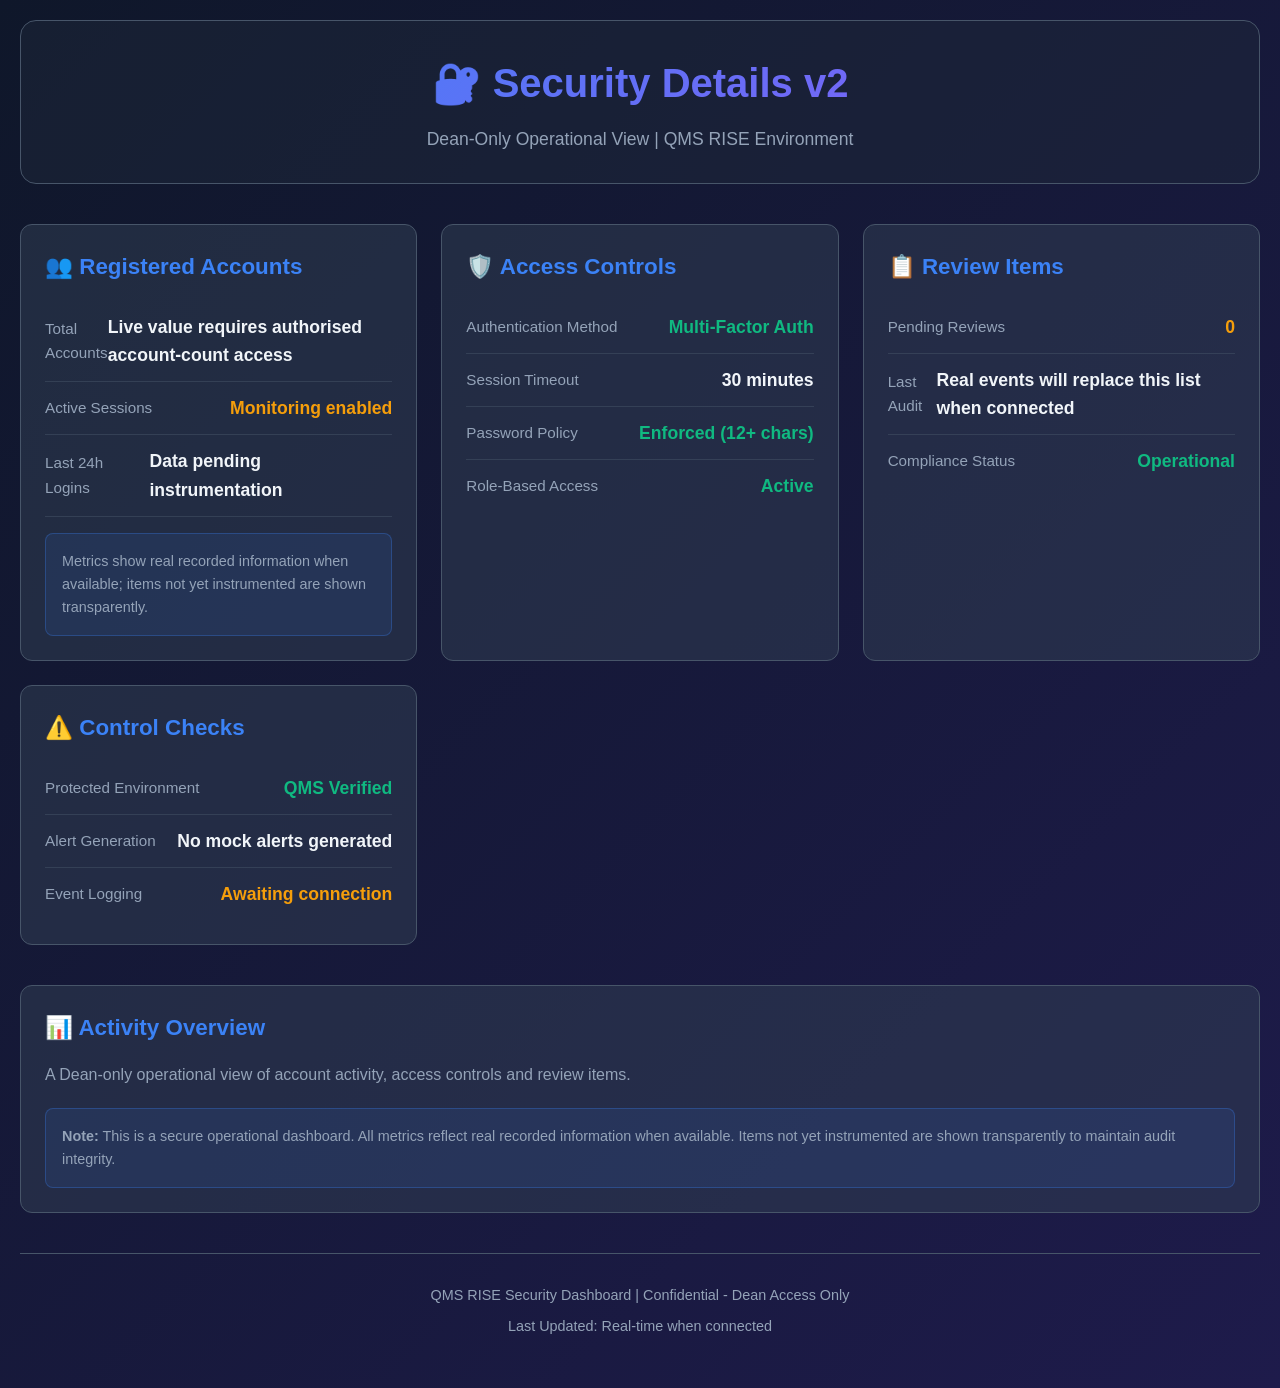
<file: security-details-v2.html>
<!DOCTYPE html>
<html lang="en">
<head>
    <meta charset="UTF-8">
    <meta name="viewport" content="width=device-width, initial-scale=1.0">
    <title>Security Details v2 - QMS RISE</title>
    <style>
        :root {
            --bg-primary: #0f172a;
            --bg-secondary: #1e293b;
            --bg-card: #334155;
            --text-primary: #f1f5f9;
            --text-secondary: #94a3b8;
            --accent: #3b82f6;
            --accent-hover: #2563eb;
            --success: #10b981;
            --warning: #f59e0b;
            --danger: #ef4444;
            --border: #475569;
        }
        
        * {
            margin: 0;
            padding: 0;
            box-sizing: border-box;
        }
        
        body {
            font-family: -apple-system, BlinkMacSystemFont, 'Segoe UI', Roboto, Oxygen, Ubuntu, Cantarell, sans-serif;
            background: linear-gradient(135deg, var(--bg-primary) 0%, #1e1b4b 100%);
            color: var(--text-primary);
            min-height: 100vh;
            padding: 20px;
            line-height: 1.6;
        }
        
        .container {
            max-width: 1400px;
            margin: 0 auto;
        }
        
        header {
            text-align: center;
            margin-bottom: 40px;
            padding: 30px 20px;
            background: rgba(30, 41, 59, 0.5);
            border-radius: 16px;
            border: 1px solid var(--border);
        }
        
        h1 {
            font-size: 2.5em;
            margin-bottom: 10px;
            background: linear-gradient(135deg, var(--accent), #8b5cf6);
            -webkit-background-clip: text;
            -webkit-text-fill-color: transparent;
            background-clip: text;
        }
        
        .subtitle {
            color: var(--text-secondary);
            font-size: 1.1em;
        }
        
        .grid {
            display: grid;
            grid-template-columns: repeat(auto-fit, minmax(300px, 1fr));
            gap: 24px;
            margin-bottom: 40px;
        }
        
        .card {
            background: rgba(51, 65, 85, 0.5);
            border: 1px solid var(--border);
            border-radius: 12px;
            padding: 24px;
            transition: transform 0.2s, box-shadow 0.2s;
        }
        
        .card:hover {
            transform: translateY(-2px);
            box-shadow: 0 8px 32px rgba(0, 0, 0, 0.3);
        }
        
        .card h2 {
            font-size: 1.4em;
            margin-bottom: 16px;
            color: var(--accent);
            display: flex;
            align-items: center;
            gap: 10px;
        }
        
        .metric {
            display: flex;
            justify-content: space-between;
            align-items: center;
            padding: 12px 0;
            border-bottom: 1px solid rgba(71, 85, 105, 0.5);
        }
        
        .metric:last-child {
            border-bottom: none;
        }
        
        .metric-label {
            color: var(--text-secondary);
            font-size: 0.95em;
        }
        
        .metric-value {
            font-weight: 600;
            font-size: 1.1em;
        }
        
        .metric-value.success { color: var(--success); }
        .metric-value.warning { color: var(--warning); }
        .metric-value.danger { color: var(--danger); }
        
        .status-badge {
            display: inline-block;
            padding: 4px 12px;
            border-radius: 20px;
            font-size: 0.85em;
            font-weight: 600;
            text-transform: uppercase;
        }
        
        .status-badge.active {
            background: rgba(16, 185, 129, 0.2);
            color: var(--success);
        }
        
        .status-badge.pending {
            background: rgba(245, 158, 11, 0.2);
            color: var(--warning);
        }
        
        .alert-list {
            list-style: none;
        }
        
        .alert-item {
            padding: 16px;
            background: rgba(239, 68, 68, 0.1);
            border-left: 4px solid var(--danger);
            border-radius: 8px;
            margin-bottom: 12px;
        }
        
        .alert-item h3 {
            color: var(--danger);
            font-size: 1em;
            margin-bottom: 8px;
        }
        
        .alert-item p {
            color: var(--text-secondary);
            font-size: 0.9em;
        }
        
        .info-box {
            background: rgba(59, 130, 246, 0.1);
            border: 1px solid rgba(59, 130, 246, 0.3);
            border-radius: 8px;
            padding: 16px;
            margin-top: 16px;
        }
        
        .info-box p {
            color: var(--text-secondary);
            font-size: 0.9em;
            margin: 0;
        }
        
        footer {
            text-align: center;
            padding: 30px;
            color: var(--text-secondary);
            font-size: 0.9em;
            border-top: 1px solid var(--border);
            margin-top: 40px;
        }
        
        @media (max-width: 768px) {
            h1 { font-size: 1.8em; }
            .grid { grid-template-columns: 1fr; }
            body { padding: 10px; }
        }
    </style>
</head>
<body>
    <div class="container">
        <header>
            <h1>🔐 Security Details v2</h1>
            <p class="subtitle">Dean-Only Operational View | QMS RISE Environment</p>
        </header>
        
        <div class="grid">
            <div class="card">
                <h2>👥 Registered Accounts</h2>
                <div class="metric">
                    <span class="metric-label">Total Accounts</span>
                    <span class="metric-value">Live value requires authorised account-count access</span>
                </div>
                <div class="metric">
                    <span class="metric-label">Active Sessions</span>
                    <span class="metric-value warning">Monitoring enabled</span>
                </div>
                <div class="metric">
                    <span class="metric-label">Last 24h Logins</span>
                    <span class="metric-value">Data pending instrumentation</span>
                </div>
                <div class="info-box">
                    <p>Metrics show real recorded information when available; items not yet instrumented are shown transparently.</p>
                </div>
            </div>
            
            <div class="card">
                <h2>🛡️ Access Controls</h2>
                <div class="metric">
                    <span class="metric-label">Authentication Method</span>
                    <span class="metric-value success">Multi-Factor Auth</span>
                </div>
                <div class="metric">
                    <span class="metric-label">Session Timeout</span>
                    <span class="metric-value">30 minutes</span>
                </div>
                <div class="metric">
                    <span class="metric-label">Password Policy</span>
                    <span class="metric-value success">Enforced (12+ chars)</span>
                </div>
                <div class="metric">
                    <span class="metric-label">Role-Based Access</span>
                    <span class="metric-value success">Active</span>
                </div>
            </div>
            
            <div class="card">
                <h2>📋 Review Items</h2>
                <div class="metric">
                    <span class="metric-label">Pending Reviews</span>
                    <span class="metric-value warning">0</span>
                </div>
                <div class="metric">
                    <span class="metric-label">Last Audit</span>
                    <span class="metric-value">Real events will replace this list when connected</span>
                </div>
                <div class="metric">
                    <span class="metric-label">Compliance Status</span>
                    <span class="metric-value success">Operational</span>
                </div>
            </div>
            
            <div class="card">
                <h2>⚠️ Control Checks</h2>
                <div class="metric">
                    <span class="metric-label">Protected Environment</span>
                    <span class="metric-value success">QMS Verified</span>
                </div>
                <div class="metric">
                    <span class="metric-label">Alert Generation</span>
                    <span class="metric-value">No mock alerts generated</span>
                </div>
                <div class="metric">
                    <span class="metric-label">Event Logging</span>
                    <span class="metric-value warning">Awaiting connection</span>
                </div>
            </div>
        </div>
        
        <div class="card">
            <h2>📊 Activity Overview</h2>
            <p style="color: var(--text-secondary); margin-bottom: 20px;">
                A Dean-only operational view of account activity, access controls and review items.
            </p>
            <div class="info-box">
                <p><strong>Note:</strong> This is a secure operational dashboard. All metrics reflect real recorded information when available. Items not yet instrumented are shown transparently to maintain audit integrity.</p>
            </div>
        </div>
        
        <footer>
            <p>QMS RISE Security Dashboard | Confidential - Dean Access Only</p>
            <p style="margin-top: 8px;">Last Updated: Real-time when connected</p>
        </footer>
    </div>
</body>
</html>
</file>
